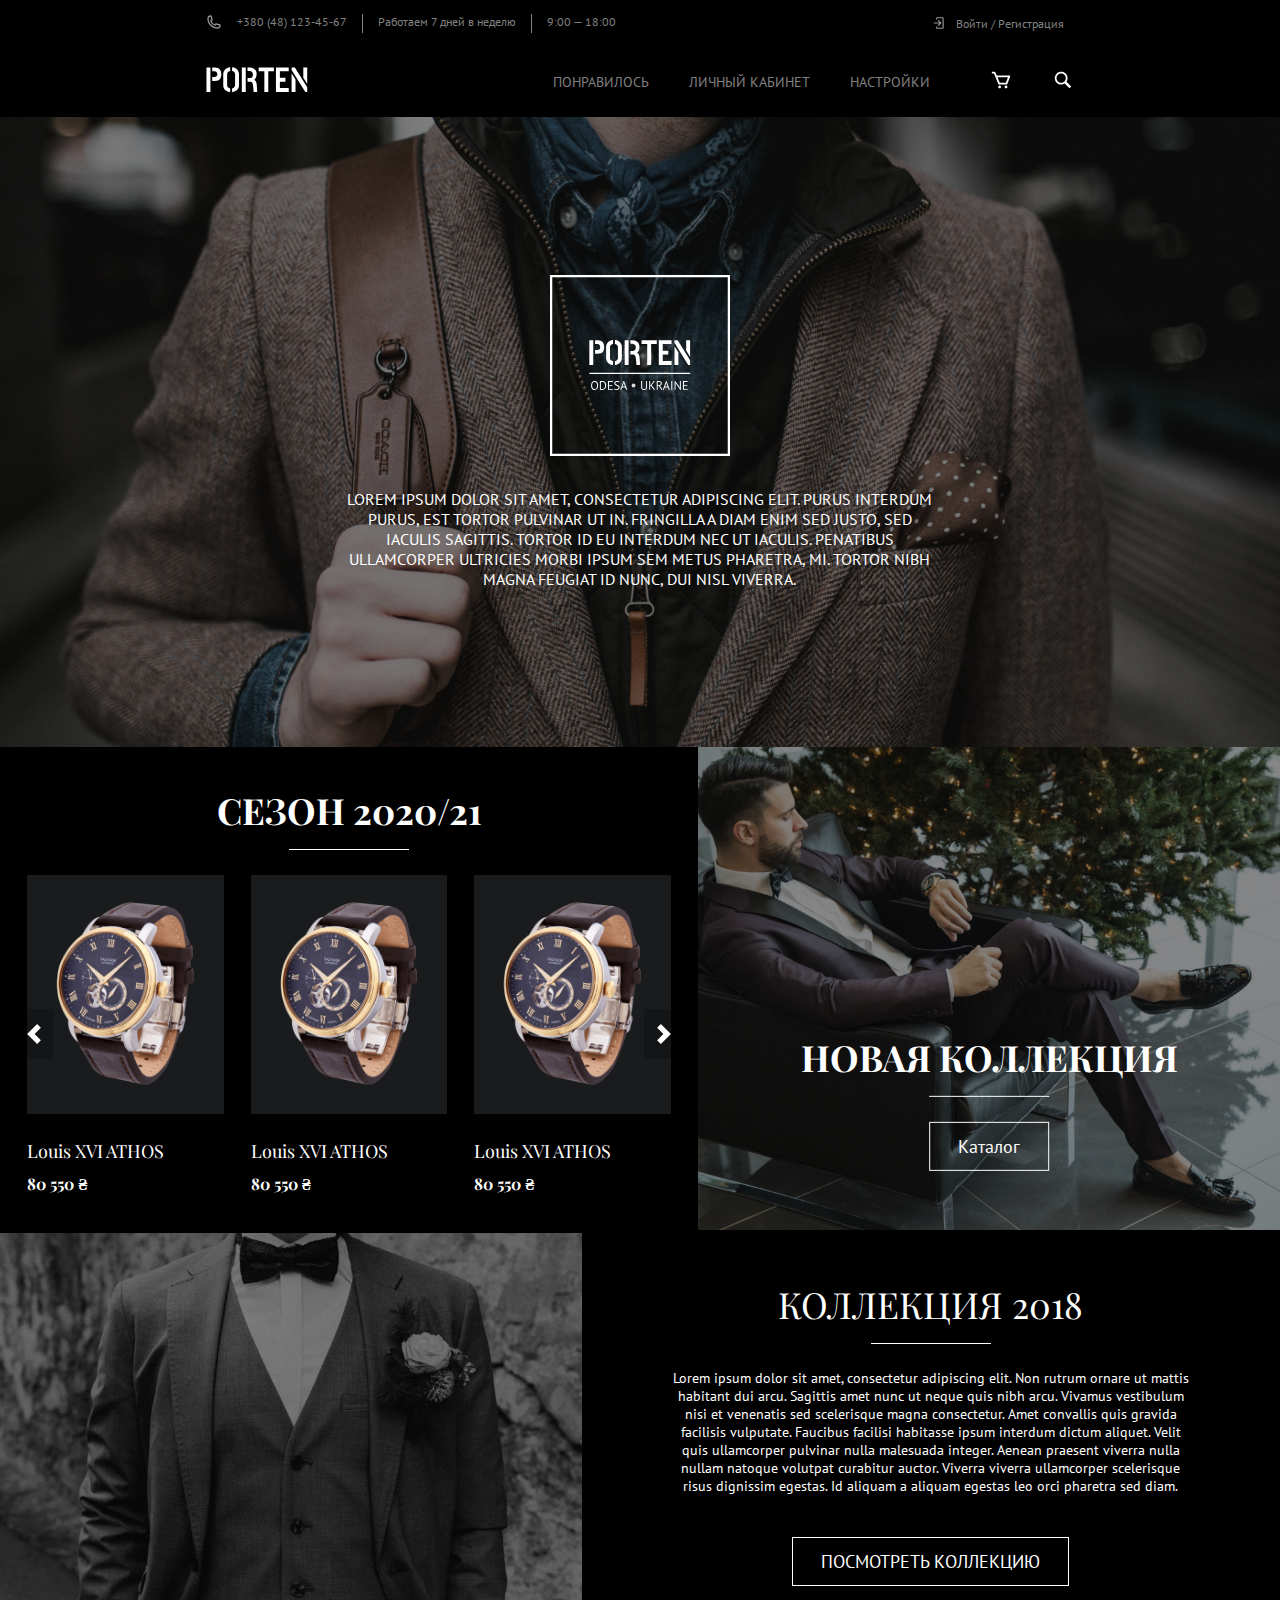
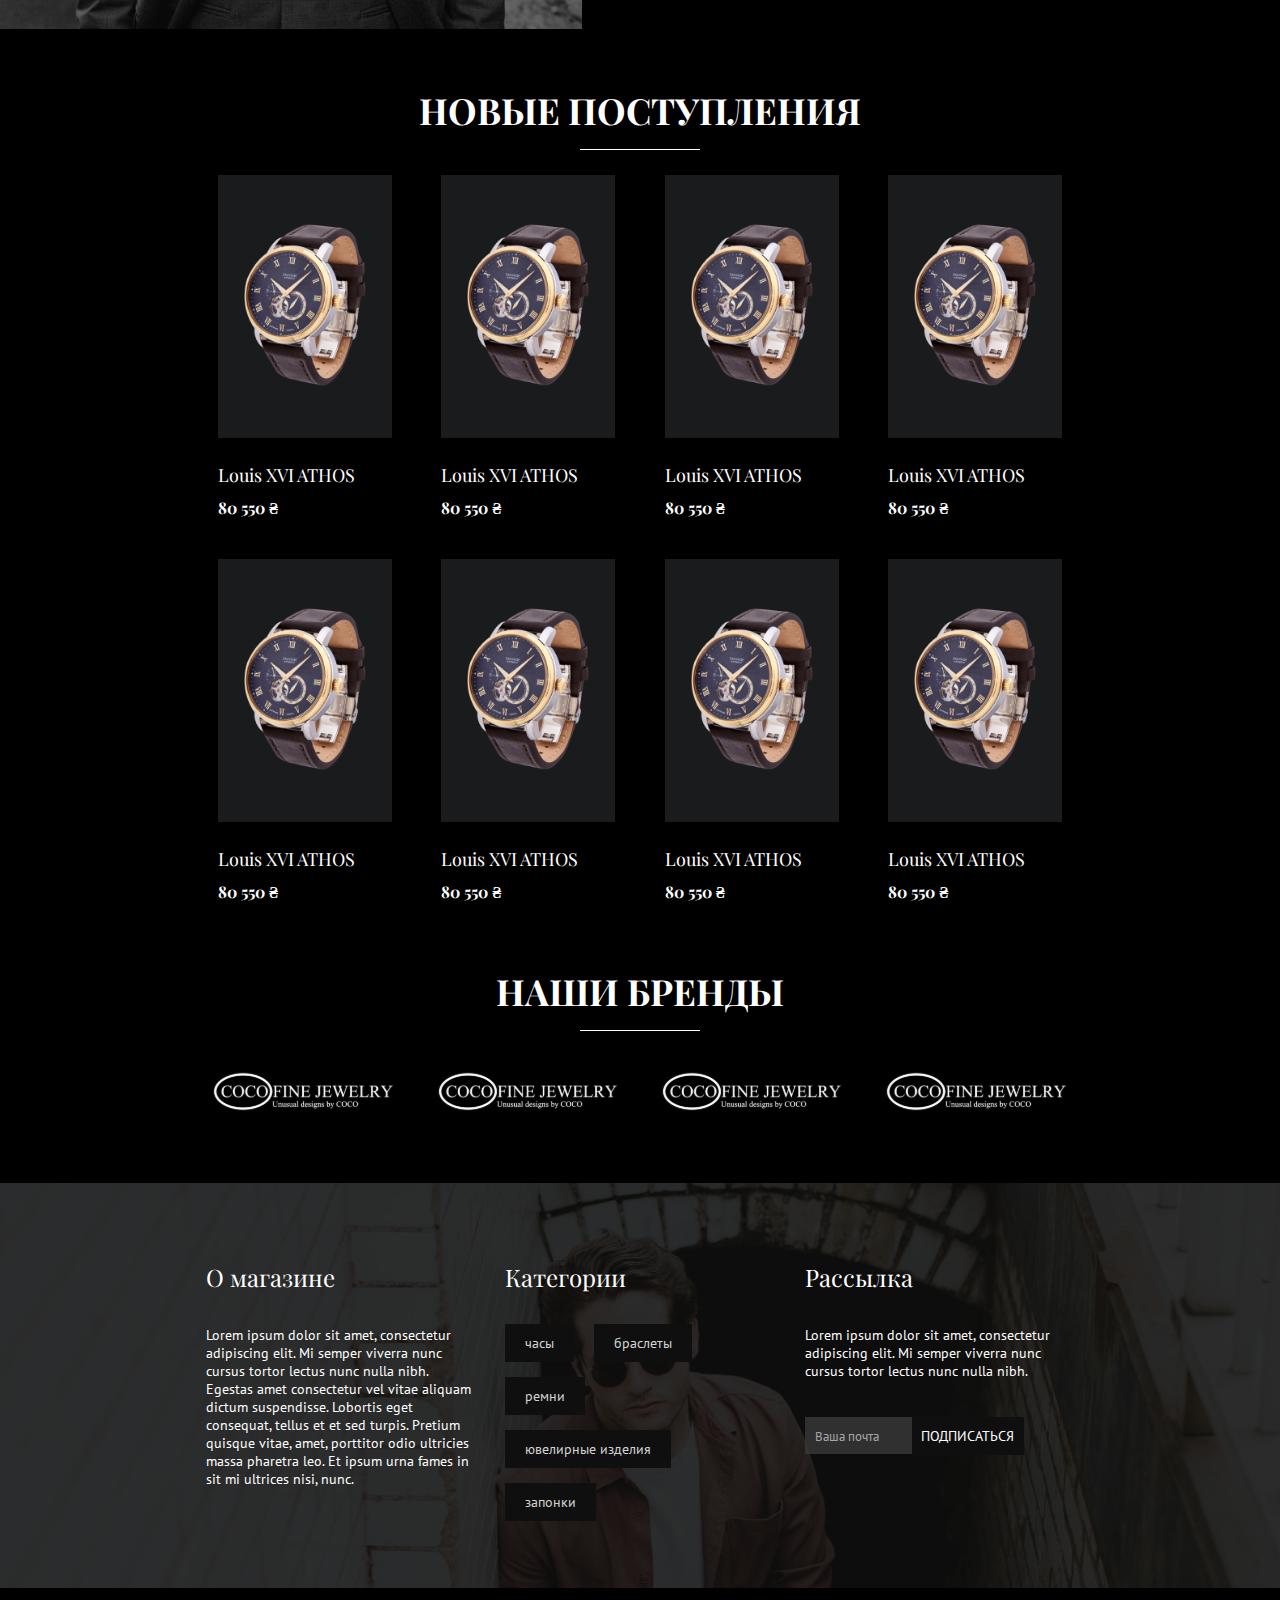
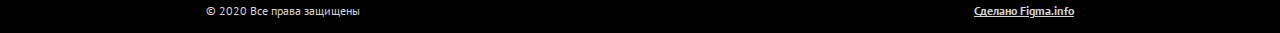
<file: index.html>
<!DOCTYPE html>
<html lang="ru">
<head>
	<meta charset="UTF-8">
	<meta http-equiv="X-UA-Compatible" content="IE=edge">
	<meta name="viewport" content="width=device-width, initial-scale=1.0">
	<link rel="stylesheet" href="assets/css/chief-slider.min.css">
	<link rel="stylesheet" href="assets/css/porten_1920_main.css">
	<link rel="stylesheet" href="assets/css/porten_1440.css" media="screen and (max-width: 1440px)">
	<link rel="stylesheet" href="assets/css/porten_1280.css" media="screen and (max-width: 1280px)">
	<link rel="stylesheet" href="assets/css/porten_1024.css" media="screen and (max-width: 1024px)">
	<link rel="stylesheet" href="assets/css/porten_880.css" media="screen and (max-width: 880px)">
	<link rel="stylesheet" href="assets/css/porten_750.css" media="screen and (max-width: 750px)">
	<link rel="stylesheet" href="assets/css/porten_425.css" media="screen and (max-width: 425px)">
	<title>Portein | Главная</title>
</head>
<body>
	<header>
		<div class="header_top">
			<ul class="header_top_contact">
				<li><a href="tel:+380(48)123-45-67"><img src="assets/img/icons/icon_phone.svg" alt="Позвонить"></a></li>
				<li>+380 (48) 123-45-67</li>
				<li>Работаем 7 дней в неделю</li>
				<li>9:00 — 18:00</li>
			</ul>

			<ul class="header_top_login">
				<li><a href="#"><img src="assets/img/icons/icon_login.svg" alt="Войти"></a></li>
				<li><a href="#">Войти / Регистрация</a></li>
			</ul>
		</div>

		<nav>
			<div>
				<img src="assets/img/logo_porten_compact.svg" alt="Логотип">
			</div>
			<div>
				<ul class="header_nav_text">
					<li class="current"><a href="#">Понравилось</a></li>
					<li><a href="#">Личный кабинет</a></li>
					<li><a href="#">Настройки</a></li>
				</ul>
			</div>
			<div>
				<ul class="header_nav_icons">
					<li><a href="#"><img src="assets/img/icons/icon_cart.svg"></a></li>
					<li><a href="#"><img src="assets/img/icons/icon_search.svg"></a></li>
				</ul>
			</div>
		</nav>
	</header>

	<!-- Header for mobile devices START -->

	<header class="mobile">
		<div class="header_top_mobile">
			<div>
				<img src="assets/img/logo_porten_compact.svg" alt="Логотип">
			</div>

			<div>
				<div class="burger-menu">
					<input id="menu-toggle" type="checkbox" />
					<label id="damn" class="menu-btn" for="menu-toggle">
						<span></span>
					</label>
				 
					<ul class="menubox">
						<li><a class="menu-item" href="#">Войти / Регистрация</a></li>
						<li><a class="menu-item" href="#">Понравилось</a></li>
						<li><a class="menu-item" href="#">Личный кабинет</a></li>
						<li><a class="menu-item" href="#">Настройки</a></li>
						<li>
							<div class="icons_mobile">
								<div><a href="#"><img src="assets/img/icons/icon_cart.svg"></a></div>
								<div><a href="#"><img src="assets/img/icons/icon_search.svg"></a></div>
							</div>
						</li>
						<li>
							<div>
								<p><a href="tel:+380(48)123-45-67">+380 (48) 123-45-67</a></p>
								<br>
								<p>Работаем 7 дней в неделю</p>
								<p>9:00 — 18:00</p>
							</div>
						</li>
					</ul>
				</div>
			</div>
		</div>
	</header>

	<!-- Header for mobile devices END -->

	<main>
		<div class="hero">
			<!-- <img src="assets/img/bg_hero.png"> -->
			<div class="hero_container">
					<img src="assets/img/logo_porten_full.svg" alt="Логотип">
					<p>Lorem ipsum dolor sit amet, consectetur adipiscing elit. Purus interdum purus, est tortor pulvinar ut in. Fringilla a diam enim sed justo, sed iaculis sagittis. Tortor id eu interdum nec ut iaculis. Penatibus ullamcorper ultricies morbi ipsum sem metus pharetra, mi. Tortor nibh magna feugiat id nunc, dui nisl viverra.</p>
			</div>
		</div>

		<section class="new_items">
			<div class="new_season">
				<h1>СЕЗОН 2020/21</h1>
				<hr>
				<!-- <div class="new_season_items"> -->
					<div class="slider">
						<!-- <ol class="slider__indicators">
							<li data-slide-to="0"></li>
							<li data-slide-to="1"></li>
							<li data-slide-to="2"></li>
							<li data-slide-to="3"></li>
							<li data-slide-to="4"></li>
						  </ol> -->
						<div class="slider__container">
							<div class="slider__wrapper">
								<div class="slider__items new_season_items">
									<div class="slider__item">
										<div class="new_season_item">
											<div class="new_season_item_image_slide">
												<a href="#"><img src="assets/img/item_watch_template.png" alt="Louis XVI ATHOS"></a>
											</div>
											<h2>Louis XVI ATHOS</h2>
											<p>80 550 ₴</p>
										</div>
									</div>
									<div class="slider__item">
										<div class="new_season_item">
											<div class="new_season_item_image_slide">
												<a href="#"><img src="assets/img/item_watch_template.png" alt="Louis XVI ATHOS"></a>
											</div>
											<h2>Louis XVI ATHOS</h2>
											<p>80 550 ₴</p>
										</div>
									</div>
									<div class="slider__item">
										<div class="new_season_item">
											<div class="new_season_item_image_slide">
												<a href="#"><img src="assets/img/item_watch_template.png" alt="Louis XVI ATHOS"></a>
											</div>
											<h2>Louis XVI ATHOS</h2>
											<p>80 550 ₴</p>
										</div>
									</div>
									<div class="slider__item">
										<div class="new_season_item">
											<div class="new_season_item_image_slide">
												<a href="#"><img src="assets/img/item_watch_template.png" alt="Louis XVI ATHOS"></a>
											</div>
											<h2>Louis XVI ATHOS</h2>
											<p>80 550 ₴</p>
										</div>
									</div>
									<div class="slider__item">
										<div class="new_season_item">
											<div class="new_season_item_image_slide">
												<a href="#"><img src="assets/img/item_watch_template.png" alt="Louis XVI ATHOS"></a>
											</div>
											<h2>Louis XVI ATHOS</h2>
											<p>80 550 ₴</p>
										</div>
									</div>
								</div>
							</div>
						</div>
						<a href="#" class="slider__control" data-slide="prev"></a>
						<a href="#" class="slider__control" data-slide="next"></a>
					</div>
				<!-- </div> -->
			</div>

			<div class="new_collection">
				<img src="assets/img/bg_new_collection.png" alt="Новая коллекция">
				<div class="new_collection_container">
					<h1>Новая коллекция</h1>
					<hr>
					<a class="btn" href="#">Каталог</a>
				</div>
			</div>
		</section>

		<section class="collection_2018">
			<div class="collection_2018_image">
				<img src="assets/img/bg_collection_2018.png" alt="Коллекция 2018">
			</div>

			<div class="collection_2018_container">
				<div class="collection_container_content">
					<h1>Коллекция 2018</h1>
					<hr>
					<p>Lorem ipsum dolor sit amet, consectetur adipiscing elit. Non rutrum ornare ut mattis habitant dui arcu. Sagittis amet nunc ut neque quis nibh arcu. Vivamus vestibulum nisi et venenatis sed scelerisque magna consectetur. Amet convallis quis gravida facilisis vulputate. Faucibus facilisi habitasse ipsum interdum dictum aliquet. Velit quis ullamcorper pulvinar nulla malesuada integer. Aenean praesent viverra nulla nullam natoque volutpat curabitur auctor. Viverra viverra ullamcorper scelerisque risus dignissim egestas. Id aliquam a aliquam egestas leo orci pharetra sed diam.</p>
					<a class="btn" href="#">ПОСМОТРЕТЬ КОЛЛЕКЦИЮ</a>
				</div>
			</div>
		</section>

		<section class="arrivals">
			<div class="arrivals_container">
				<h1>Новые поступления</h1>
				<hr>
				<div class="arrivals_container_items">
					<div class="new_season_item">
						<div class="new_season_item_image">
							<a href="#"><img src="assets/img/item_watch_template.png" alt="Louis XVI ATHOS"></a>
						</div>
						<h2>Louis XVI ATHOS</h2>
						<p>80 550 ₴</p>
					</div>
					<div class="new_season_item">
						<div class="new_season_item_image">
							<a href="#"><img src="assets/img/item_watch_template.png" alt="Louis XVI ATHOS"></a>
						</div>
						<h2>Louis XVI ATHOS</h2>
						<p>80 550 ₴</p>
					</div>
					<div class="new_season_item">
						<div class="new_season_item_image">
							<a href="#"><img src="assets/img/item_watch_template.png" alt="Louis XVI ATHOS"></a>
						</div>
						<h2>Louis XVI ATHOS</h2>
						<p>80 550 ₴</p>
					</div>
					<div class="new_season_item">
						<div class="new_season_item_image">
							<a href="#"><img src="assets/img/item_watch_template.png" alt="Louis XVI ATHOS"></a>
						</div>
						<h2>Louis XVI ATHOS</h2>
						<p>80 550 ₴</p>
					</div>

					<div class="new_season_item">
						<div class="new_season_item_image">
							<a href="#"><img src="assets/img/item_watch_template.png" alt="Louis XVI ATHOS"></a>
						</div>
						<h2>Louis XVI ATHOS</h2>
						<p>80 550 ₴</p>
					</div>
					<div class="new_season_item">
						<div class="new_season_item_image">
							<a href="#"><img src="assets/img/item_watch_template.png" alt="Louis XVI ATHOS"></a>
						</div>
						<h2>Louis XVI ATHOS</h2>
						<p>80 550 ₴</p>
					</div>
					<div class="new_season_item">
						<div class="new_season_item_image">
							<a href="#"><img src="assets/img/item_watch_template.png" alt="Louis XVI ATHOS"></a>
						</div>
						<h2>Louis XVI ATHOS</h2>
						<p>80 550 ₴</p>
					</div>
					<div class="new_season_item">
						<div class="new_season_item_image">
							<a href="#"><img src="assets/img/item_watch_template.png" alt="Louis XVI ATHOS"></a>
						</div>
						<h2>Louis XVI ATHOS</h2>
						<p>80 550 ₴</p>
					</div>
				</div>
			</div>
		</section>

		<section class="brands">
			<div class="brands_container">
				<h1>Наши бренды</h1>
				<hr>
				<div class="brands_container_items">
					<a href="#"><img src="assets/img/logo_our_brands_template.svg" alt="Бренды"></a>
					<a href="#"><img src="assets/img/logo_our_brands_template.svg" alt="Бренды"></a>
					<a href="#"><img src="assets/img/logo_our_brands_template.svg" alt="Бренды"></a>
					<a href="#"><img src="assets/img/logo_our_brands_template.svg" alt="Бренды"></a>
				</div>
			</div>
		</section>
	</main>

	<footer>
		<div class="footer_top">
			<div class="footer_top_container">
				<div class="footer_top_container_item">
					<h3>О магазине</h3>
					<p>Lorem ipsum dolor sit amet, consectetur adipiscing elit. Mi semper viverra nunc cursus tortor lectus nunc nulla nibh. Egestas amet consectetur vel vitae aliquam dictum suspendisse. Lobortis eget consequat, tellus et et sed turpis. Pretium quisque vitae, amet, porttitor odio ultricies massa pharetra leo. Et ipsum urna fames in sit mi ultrices nisi, nunc.</p>
				</div>
				<div class="footer_top_container_item">
					<h3>Категории</h3>
					<ul>
						<li><a class="btn_dark" href="#">часы</a></li>
						<li><a class="btn_dark" href="#">браслеты</a></li>
						<li><a class="btn_dark" href="#">ремни</a></li>
						<li><a class="btn_dark" href="#">ювелирные изделия</a></li>
						<li><a class="btn_dark" href="#">запонки</a></li>
					</ul>
				</div>
				<div class="footer_top_container_item">
					<h3>Рассылка</h3>
					<p>Lorem ipsum dolor sit amet, consectetur adipiscing elit. Mi semper viverra nunc cursus tortor lectus nunc nulla nibh.</p>
					<div class="footer_top_container_item_form">
						<form action="" method="get">
							<input type="text" name="email" placeholder="Ваша почта" />
							<input type="submit" value="ПОДПИСАТЬСЯ" />
						</form>
					</div>
				</div>
			</div>
		</div>

		<div class="basement">
			<p>© 2020 Все права защищены</p>
			<p><a href="#">Сделано Figma.info</a></p>
		</div>
	</footer>

	<div id="myBackstage" class="backstage"></div>
	<script src="assets/js/hide_backstage.js"></script>

	<script defer src="assets/js/chief-slider.min.js"></script>
	<script>
		document.addEventListener('DOMContentLoaded', function () {
		const slider = new ChiefSlider('.slider', {
			loop: true,
			autoplay: true,
			swipe: true,
			interval: 2000,
		});
		});
	</script>

</body>
</html>
</file>
<file: assets/css/porten_1920_main.css>
@import url('https://fonts.googleapis.com/css2?family=PT+Sans:ital,wght@0,400;0,700;1,400;1,700&display=swap');
@import url('https://fonts.googleapis.com/css2?family=Playfair+Display:ital,wght@0,400;0,500;0,600;0,700;0,800;0,900;1,400;1,500;1,600;1,700;1,800;1,900&display=swap');

* {
	margin: 0;
	padding: 0;
	box-sizing: border-box;
}

html {
	font-size: 62.5%;
	font-family: 'PT Sans', sans-serif;
	color: white;
}

body {
	background-color: black;
}

header {
    display: flex;
    flex-direction: column;
	position: sticky;
	top: 0;
    background-color: black;
    align-items: center;
	z-index: 5;
}

header.mobile {
	display: none;
}

nav {
	width: 57.8%;
	display: grid;
	grid-template-columns: 1fr 7fr 1fr;
	align-items: center;
	font-size: 1.4rem;
}

ul {
	display: flex;
	list-style: none;
	color: gray;
}

a {
	color: gray;
	text-decoration: none;
}

a:hover {
	color: white;
}

a.btn {
	color: white;
	font-size: 1.8rem;
	border: solid 1px white;
	padding: 12px 28px;
}

a.btn:hover {
	background-color: #1f1f1f;
}

a.btn_dark {
	color: lightgray;
	background-color: #0F0F0F;
	font-size: 1.4rem;
	padding: 10px 20px;
	margin-right: 20px;
}

a.btn_dark:hover {
	color: #0F0F0F;
	background-color: gray;
	font-size: 1.4rem;
}

main {
	background-color: black;
}

h1 {
	font-family: 'Playfair Display', serif;
	color: white;
	font-size: 3.6rem;
	font-weight: bold;
	text-transform: uppercase;
}

h2 {
	font-family: 'Playfair Display', serif;
	color: white;
	font-size: 1.8rem;
	font-weight: normal;
	margin-top: 25px;
	margin-bottom: 10px;
}

h3 {
	font-family: 'Playfair Display', serif;
	color: white;
	font-size: 2.4rem;
	font-weight: normal;
	margin-bottom: 12%;
}

hr {
	color: white;
	background-color: white;
	height: 1px;
	border: none;
	width: 120px;
	margin: 30px 0 30px 0;
}

footer {
	display: flex;
	flex-direction: column;
	align-items: center;
}

form {
	margin-top: 37px;
}

input[type="text"] {
	font-family: 'PT Sans', sans-serif;
	width: 48%;
	min-height: 37px;
	color: rgb(218, 218, 218);
	background-color: rgb(60, 60, 60);
	border: none;
	outline: none;
	padding-left: 10px;
	padding-right: 10px;
	margin-right: -5px;
	opacity: 0.75;
}

input[type="text"]::placeholder {
	font-family: 'PT Sans', sans-serif;
	color: rgb(218, 218, 218);
}

input[type="submit"] {
	font-family: 'PT Sans', sans-serif;
	font-size: 1.4rem;
	min-height: 37px;
	color: white;
	background-color: #0F0F0F;
	border: none;
	margin: 0;
	padding: 10px 20px;
	cursor: pointer;
}

.header_top {
	width: 57.8%;
	padding: 1.1% 0;
	display: flex;
	font-size: 1.2rem;
	justify-content: space-between;
    align-items: baseline;
}

.header_top_contact li {
	padding: 0 1.5rem;
}

.header_top_contact li:first-child {
	padding: 0;
}

.header_top_contact li:nth-child(3) {
	border-left: solid .1rem gray;
	border-right: solid .1rem gray;
}

ul.header_top_login {
	justify-content: end;
	margin-left: 1.5rem;
}

.header_top_login li:nth-child(2) {
	padding: 0 1rem 0 1rem;
}

ul.header_nav_text {
    line-height: 80px;
    justify-content: flex-end;
    align-items: center;
}

.header_nav_text a {
	text-transform: uppercase;
	padding: 0 2rem 0 2rem;
}

.header_nav_text li:hover {
	background-color: #1F1F1F;
}

.header_nav_text li:hover > a {
	color: white;
}

ul.header_nav_icons {
	justify-content: end;
}

.header_nav_icons li:first-child {
	padding: 0 4rem;
}

/* .hero {
	position: relative;
	text-align: center;
}

.hero img {
	width: 100%;
} */

.hero {
	width: 100%;
	padding: 3%;
	height: 70vh;
	display: flex;
	flex-direction: column;
	background-image: url('../img/bg_hero.png');
	background-repeat: no-repeat;
	background-size: cover;
	background-position: center;
	align-items: center;
	justify-content: center;
}

.hero_container {
	width: 50%;
	text-align: center;
}

.hero_container img {
	max-width: 43.9%;
}

.hero_container p {
	font-size: 1.6rem;
	text-transform: uppercase;
	margin-top: 11%;
	text-align: center;
}

.new_items {
	display: grid;
	grid-template-columns: 6fr 5fr;
	width: 100%;
}

.new_season {
	width: 100%;
	/* padding: 0 7.7%; */
	padding: 0 2%;
	display: flex;
	flex-direction: column;
	align-items: center;
	justify-content: center;
}

.new_season_items {
	width: 100%;
	display: flex;
	/* column-gap: 5.98%; */
}

.new_season_item {
	width: 100%;
	display: flex;
	flex-direction: column;
	padding: 0 5.98%;
}

.new_season_item p {
	font-family: 'Playfair Display', serif;
	color: white;
	font-size: 1.6rem;
	font-weight: bold;
}

.new_season_item_image {
    width: 100%;
	display: flex;
    background-color: #191B1C;
	justify-content: center;
	padding: 25% 0;
}

.new_season_item_image img {
	max-width: 100%;
	transition: 250ms all;
}

.new_season_item_image img:hover {
	transform: scale(1.15);
}

.new_season_item_image_slide {
    width: 100%;
	display: flex;
    background-color: #191B1C;
	justify-content: center;
	padding: 10% 0;
}

.new_season_item_image_slide img {
	max-width: 100%;
	transition: 250ms all;
}

.new_season_item_image_slide img:hover {
	transform: scale(1.15);
}

.new_collection {
	position: relative;
	text-align: center;
}

.new_collection img {
	width: 100%;
}

.new_collection_container {
	width: 90%;
	position: absolute;
	top: 68%;
	left: 50%;
	transform: translate(-50%, -32%);
	display: flex;
	flex-direction: column;
	align-items: center;
}

.collection_2018 {
	display: grid;
	grid-template-columns: 5fr 6fr;
	width: 100%;
}

.collection_2018_image img {
	width: 100%;
}

.collection_2018_container {
	width: 100%;
	display: flex;
	align-items: center;
	justify-content: center;
}

.collection_container_content {
	width: 45%;
	display: flex;
	flex-direction: column;
	align-items: center;
}

.collection_container_content h1 {
	font-weight: normal;
	text-shadow: 2px 0 5px black;
}

.collection_container_content p {
	font-size: 1.4rem;
	text-align: center;
	text-shadow: 2px 0 5px black;
}

.collection_container_content a.btn {
	margin-top: 8%;
}

.arrivals {
	display: flex;
	justify-content: center;
	padding: 4.15% 0 4.15% 0;
}

.arrivals_container {
	width: 57.8%;
	display: flex;
	flex-direction: column;
	align-items: center;
}

.arrivals_container_items {
	width: 100%;
	display: grid;
	grid-template-columns: repeat(4, 1fr);
	column-gap: 3%;
	row-gap: 6%;
}

.brands {
	display: flex;
	justify-content: center;
	padding: 4.15% 0 4.15% 0;
}

.brands_container {
	width: 57.8%;
	display: flex;
	flex-direction: column;
	align-items: center;
}

.brands_container_items {
	width: 100%;
	display: grid;
	grid-template-columns: repeat(4, 1fr);
	column-gap: 30px;
}

.brands_container_items img {
	max-width: 100%;
}

.footer_top {
	width: 100%;
	height: 25vh;
	background-image: url('../img/bg_footer.png');
	background-repeat: no-repeat;
	background-size: cover;
	background-position: center;
	display: flex;
	justify-content: center;
	align-items: center;
	margin-bottom: 10px;
}

.footer_top_container {
	width: 57.8%;
	display: grid;
	grid-template-columns: repeat(3, 1fr);
	column-gap: 30px;
}

.footer_top_container_item {
	font-size: 1.4rem;
}

.footer_top_container_item ul {
	flex-wrap: wrap;
	row-gap: 35px;
}

.footer_top_container .footer_top_container_item:nth-child(2) > h3 {
	margin-bottom: 15%;
}

.basement {
	width: 57.8%;
	display: flex;
	color: lightgray;
	justify-content: space-between;
	padding-top: 5px;
	padding-bottom: 15px;
}

.basement p {
	font-size: 1.2rem;
}

.basement a {
	color: lightgray;
	font-weight: bold;
	text-decoration: underline;
}

/* Slider START */

*,
    *::before,
    *::after {
      box-sizing: border-box;
    }

    /* .container {
      max-width: 700px;
      margin: 0 auto;
    } */

    .slider__wrapper {
      overflow: hidden;
    }

    .slider__item {
		flex: 0 0 25%;
		max-width: 25%;
      	height: 100%;
      	display: flex;
      	justify-content: center;
      	align-items: flex-start;
      	/* color: rgba(255, 255, 255, 0.8); */
      	/* font-size: 7rem; */
    }

    /* .slider__item:nth-child(1) {
      background-color: #f44336;
    }

    .slider__item:nth-child(2) {
      background-color: #9c27b0;
    }

    .slider__item:nth-child(3) {
      background-color: #3f51b5;
    }

    .slider__item:nth-child(4) {
      background-color: #03a9f4;
    }

    .slider__item:nth-child(5) {
      background-color: #4caf50;
    } */

/* Slider END */
</file>
<file: assets/css/porten_1440.css>
input[type="text"] {
	width: 40%;
}

.hero_container img {
	max-width: 30%;
}

.hero_container p {
	margin-top: 5%;
}

.footer_top {
	height: 30vh;
}
</file>
<file: assets/css/porten_1280.css>
/* li.current {
	background-color: red;
} */

nav {
	width: 67.8%; /* +10% to previous value */
}

hr {
	margin: 15px 0 25px 0;
}

input[type="submit"] {
	padding: 10px 10px;
}

.header_top {
	width: 67.8%; /* +10% to previous value */
}

ul.header_nav_text {
    line-height: 70px; /* -10px of previous value */
}

.collection_container_content {
	width: 75%;
}

.arrivals_container {
	width: 67.8%; /* +10% to previous value */
}

.brands_container {
	width: 67.8%; /* +10% to previous value */
}

.footer_top {
	height: 45vh;
}

.footer_top_container {
	width: 67.8%; /* +10% to previous value */
}

.basement {
	width: 67.8%; /* +10% to previous value */
}

.slider__item {
	flex: 0 0 33.3333333333%;
	max-width: 33.3333333333%;
}
</file>
<file: assets/css/porten_1024.css>
/* li.current {
	background-color: blue;
} */

nav {
	width: 77.8%; /* +10% to previous value */
}

a.btn {
	font-size: 1.4rem;
	padding: 8px 18px;
}

h1 {
	font-size: 2.6rem;
}

h2 {
	font-size: 1.4rem;
	margin-top: 10px;
	margin-bottom: 5px;
}

.header_top {
	width: 77.8%; /* +10% to previous value */
}

ul.header_nav_text {
    line-height: 60px; /* -10px of previous value */
}

.hero_container {
	width: 70%;
}

.new_season_item p {
	font-size: 1.2rem
}

.new_season_item_image {
	padding: 15% 0;
}

.collection_container_content {
	width: 85%;
}

.collection_container_content a.btn {
	margin-top: 5%;
}

.arrivals_container {
	width: 77.8%; /* +10% to previous value */
}

.brands_container {
	width: 77.8%; /* +10% to previous value */
}

.footer_top_container {
	width: 77.8%; /* +10% to previous value */
}

.basement {
	width: 77.8%; /* +10% to previous value */
}
</file>
<file: assets/css/porten_880.css>
/* li.current {
	background-color: green;
} */

nav {
	width: 90%; /* +12.2% to previous value */
}

input[type="submit"] {
	padding: 10px 9px;
}

.header_top {
	width: 90%; /* +12.2% to previous value */
}

ul.header_nav_text {
    line-height: 50px; /* -10px of previous value */
}

.collection_container_content p {
	font-size: .9rem;
}

.arrivals_container {
	width: 90%; /* +12.2% to previous value */
}

.brands_container {
	width: 90%; /* +12.2% to previous value */
}

.footer_top {
	height: 60vh;
}

.footer_top_container {
	width: 90%; /* +12.2% to previous value */
}

.basement {
	width: 90%; /* +12.2% to previous value */
}
</file>
<file: assets/css/porten_750.css>
header {
	display: none;
}

h1 {
	text-align: center;
}

h3 {
	margin-bottom: 1%;
}

form {
	margin-top: 12px;
}

header.mobile {
	display: flex;
	width: 100%;
	background-color: black;
	position: sticky;
	top: 0;
	z-index: 3;
}

.header_top_mobile {
	display: flex;
	width: 90%;
	height: 50px;
	padding: 2% 0 1% 0;
	justify-content: space-between;
    align-items: center;
	color: white;
}

.header_top_mobile img {
	max-width: 65%;
}

/* Burger Menu START */

.menu-btn {
	display: flex;
	align-items: center;
	position: absolute;
	top: 7px;
	right: 25px;
	width: 25px;
	height: 40px;
	cursor: pointer;
	z-index: 1;
}
   
.menu-btn > span,
.menu-btn > span::before,
.menu-btn > span::after {
	display: block;
	position: absolute;
	width: 100%;
	height: 2px;
	background-color: gray;
	transition-duration: .25s;
}
.menu-btn > span::before {
	content: '';
	top: -8px;
}
.menu-btn > span::after {
	content: '';
	top: 8px;
}
   
.menubox {
	display: block;
	position: fixed;
	visibility: hidden;
	top: 50px;
	left: -100%;
	width: 60%;
	height: 100%;
	margin: 0;
	padding: 5% 0;
	list-style: none;
	background-color: #1f1f1f;
	box-shadow: 1px 0px 6px rgba(0, 0, 0, .2);
	transition-duration: .25s;
}
   
.menu-item {
	display: block;
	padding: 10px 0 10px 15px;
	color: gray;
	font-size: 1.5rem;
	text-decoration: none;
	transition-duration: .25s;
}
.menu-item:hover {
	background-color: black;
}
.icons_mobile {
    display: flex;
    width: 70px;
	height: 50px;
    margin-left: 15px;
    justify-content: space-between;
	align-items: center;
}
.menubox p {
	color: gray;
	font-size: 1.2rem;
	padding-left: 15px;
}

.menubox p:first-child {
	padding-top: 10%;
}
   
#menu-toggle {
	opacity: 0;
}
   
#menu-toggle:checked ~ .menu-btn > span {
	transform: rotate(45deg);
}
#menu-toggle:checked ~ .menu-btn > span::before {
	top: 0;
	transform: rotate(0);
}
#menu-toggle:checked ~ .menu-btn > span::after {
	top: 0;
	transform: rotate(90deg);
}
#menu-toggle:checked ~ .menubox {
	visibility: visible;
	left: 0;
}

.backstage {
	display: none;
	width: 100vw;
	height: 100vh;
	background-color: rgba(0,0,0,0.4);
	position: fixed;
	top: 0;
	left: 0;
	backdrop-filter: blur(4px);
	animation-name: fadeIn;
	animation-duration: .4s;
}

@-webkit-keyframes fadeIn {
	from {opacity: 0} 
	to {opacity: 1}
}
  
@keyframes fadeIn {
	from {opacity: 0} 
	to {opacity: 1}
}

.noscroll {
	overflow: hidden;
}

/* Burger Menu END */

.hero {
	height: 80vh;
}

.hero_container {
	width: 90%;
}

.hero_container img {
	max-width: 30%;
}

.new_items {
	display: flex;
	flex-direction: column;
	width: 100%;
}

.new_season {
	width: 100%;
	padding: 5% 7.7%;
}

.collection_2018 {
	grid-template-columns: 1fr;
}

.collection_2018_image {
	display: none;
}

.collection_2018_container {
	background-image: url('../img/bg_collection_2018.png');
	background-repeat: no-repeat;
	background-position: center;
	background-size: cover;
	padding: 10% 0;
}

.collection_container_content {
	width: 75%;
}

.collection_container_content p {
	font-size: 1.4rem;
}

.arrivals_container_items {
	width: 100%;
	display: grid;
	grid-template-columns: repeat(auto-fit, minmax(135px, 1fr));
	column-gap: 15px;
	row-gap: 15px;
}

.brands_container_items {
	width: 100%;
	display: grid;
	grid-template-columns: repeat(2, 1fr);
	column-gap: 30px;
	row-gap: 15px;
	text-align: center;
}

.footer_top {
	width: 100%;
	height: 100vh;
	background-image: url('../img/bg_footer.png');
	background-position: top;
	background-repeat: no-repeat;
	background-size: cover;
	display: flex;
	flex-direction: column;
	align-items: center;
    justify-content: center;
}

.footer_top_container {
	display: flex;
	height: 100%;
	flex-direction: column;
	row-gap: 30px;
	justify-content: space-evenly;
}

.footer_top_container_item {
	margin: 0;
}

.footer_top_container .footer_top_container_item:nth-child(2) > h3 {
	margin-bottom: 20px;
}

.footer_top_container_item p {
	font-size: 1.4rem;
	width: 85%;
}

.basement {
	width: 90%;
}

.basement p {
	font-size: .8rem;
}

.slider__item {
    flex: 0 0 50%;
    max-width: 50%;
}
</file>
<file: assets/css/porten_425.css>
.hero_container img {
	max-width: 50%;
}

.hero_container p {
	font-size: 1.4rem;
}
</file>
<file: assets/css/chief-slider.min.css>
/*!
* chiefSlider
*   site: https://itchief.ru/javascript/slider
*   github: https://github.com/itchief/ui-components
*
* Copyright 2018-2021 Alexander Maltsev
* Licensed under MIT (https://github.com/itchief/ui-components/blob/master/LICENSE)
*/.slider{position:relative}.slider__container{overflow:hidden}.slider__items{display:flex;transition:transform .5s ease}.slider_disable-transition{transition:none}.slider__item{flex:0 0 100%;max-width:100%;user-select:none}.slider__control{position:absolute;top:50%;display:flex;align-items:center;justify-content:center;width:40px;color:#fff;text-align:center;height:50px;transform:translateY(-50%);background:rgba(0,0,0,.2)}.slider__control_hide{display:none}.slider__control[data-slide=prev]{left:0}.slider__control[data-slide=next]{right:0}.slider__control:focus,.slider__control:hover{color:#fff;text-decoration:none;outline:0;background:rgba(0,0,0,.3)}.slider__control::before{content:'';display:inline-block;width:20px;height:20px;background:transparent no-repeat center center;background-size:100% 100%}.slider__control[data-slide=prev]::before{background-image:url("data:image/svg+xml;charset=utf8,%3Csvg xmlns='http://www.w3.org/2000/svg' fill='%23fff' viewBox='0 0 8 8'%3E%3Cpath d='M5.25 0l-4 4 4 4 1.5-1.5-2.5-2.5 2.5-2.5-1.5-1.5z'/%3E%3C/svg%3E")}.slider__control[data-slide=next]::before{background-image:url("data:image/svg+xml;charset=utf8,%3Csvg xmlns='http://www.w3.org/2000/svg' fill='%23fff' viewBox='0 0 8 8'%3E%3Cpath d='M2.75 0l-1.5 1.5 2.5 2.5-2.5 2.5 1.5 1.5 4-4-4-4z'/%3E%3C/svg%3E")}.slider__indicators{position:absolute;right:0;bottom:0;left:0;z-index:15;display:flex;justify-content:center;padding-left:0;margin-right:15%;margin-left:15%;list-style:none;margin-top:0;margin-bottom:0}.slider__indicators li{box-sizing:content-box;flex:0 1 auto;width:30px;height:5px;margin-right:3px;margin-left:3px;text-indent:-999px;cursor:pointer;background-color:rgba(255,255,255,.5);background-clip:padding-box;border-top:15px solid transparent;border-bottom:15px solid transparent}.slider__indicators li.active{background-color:rgba(255,255,255,.9)}
</file>
